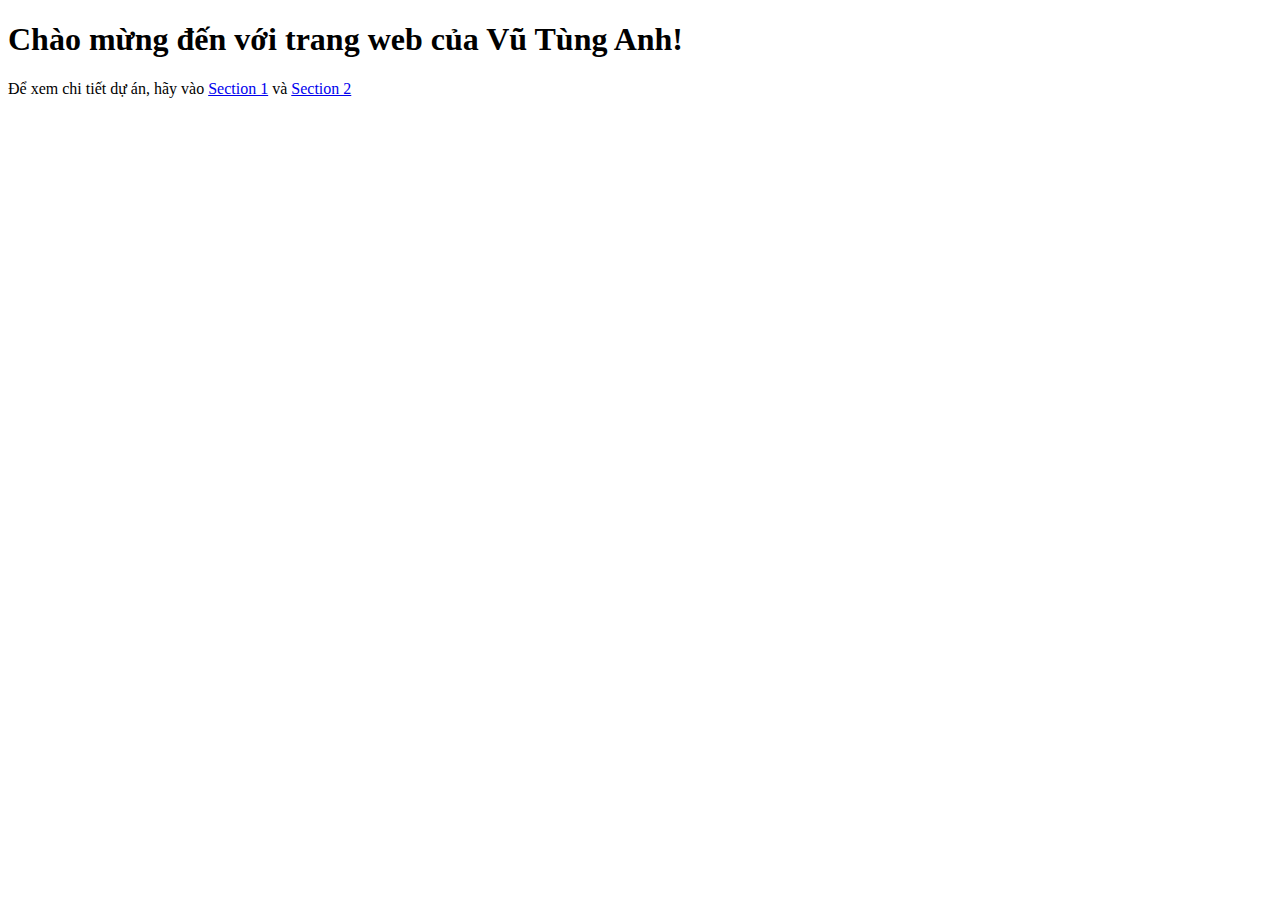
<file: index.html>
<!DOCTYPE html>
<html lang="vi">
<head>
  <meta charset="UTF-8">
  <meta name="viewport" content="width=device-width, initial-scale=1.0">
  <title>Front-End Test</title>
</head>
<body>
    <h1>Chào mừng đến với trang web của Vũ Tùng Anh!</h1>
    <p>Để xem chi tiết dự án, hãy vào <a href="Section1.html">Section 1</a> và <a href="Section2.html">Section 2</a></p>
</body>
</html>
</file>
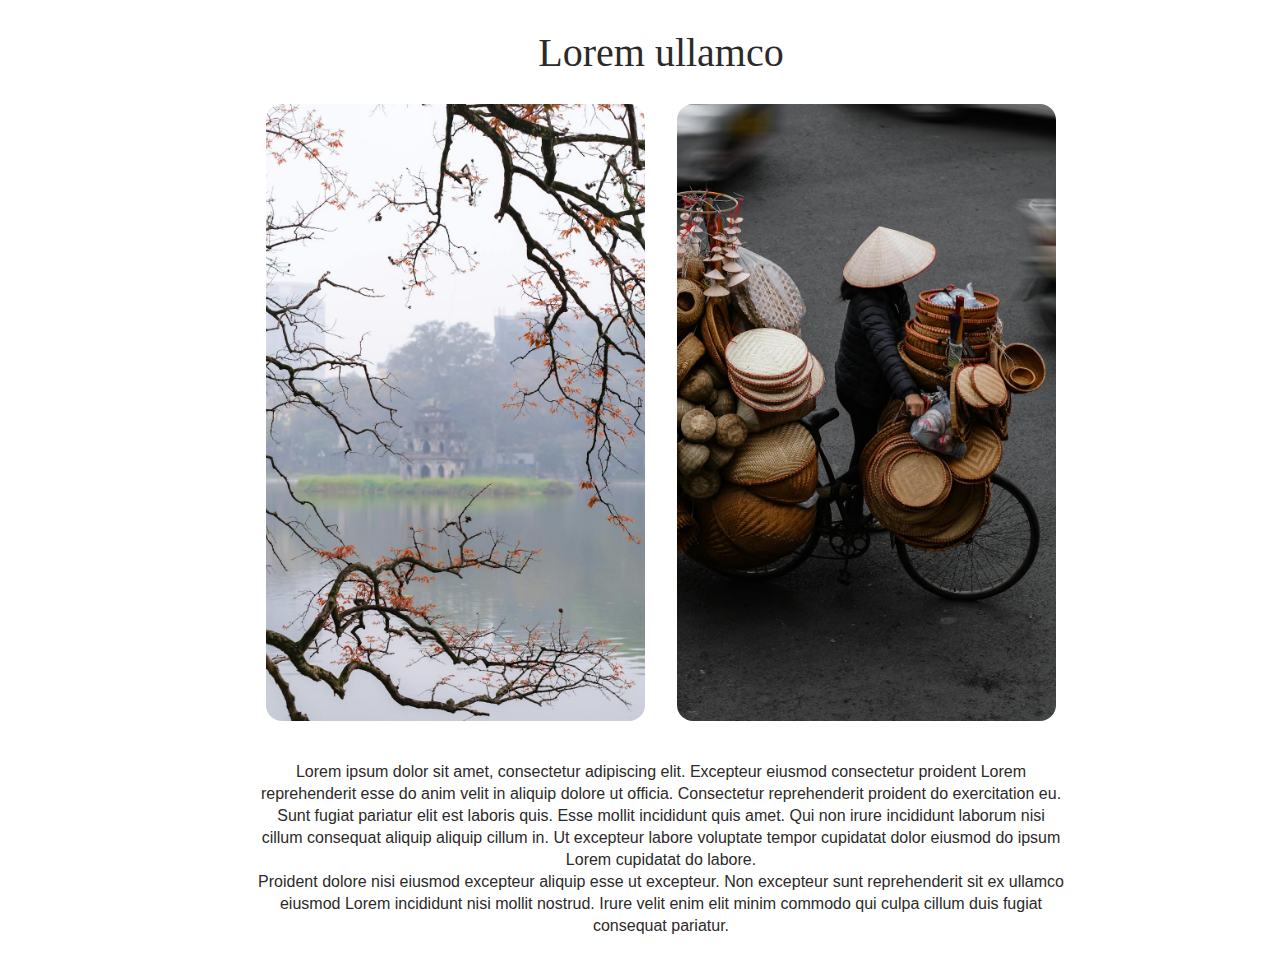
<file: Section1.html>
<!DOCTYPE html>
<html lang="vi">
<head>
  <meta charset="UTF-8">
  <meta name="viewport" content="width=device-width, initial-scale=1.0">
  <title>Front-End Test</title>
  <link rel="stylesheet" href="style.css">
</head>
<body>
    <div class="frame-8290">
        <h1>Lorem ullamco</h1>
        <div class="image-container">
            <img src="1.png" alt="Sample Image 1" class="image-left" />
            <img src="2.png" alt="Sample Image 2" class="image-right" />
          </div>
        <p>Lorem ipsum dolor sit amet, consectetur adipiscing elit. Excepteur eiusmod consectetur proident Lorem reprehenderit esse do anim velit in aliquip dolore ut officia. Consectetur reprehenderit proident do exercitation eu. Sunt fugiat pariatur elit est laboris quis. Esse mollit incididunt quis amet. Qui non irure incididunt laborum nisi cillum consequat aliquip aliquip cillum in. Ut excepteur labore voluptate tempor cupidatat dolor eiusmod do ipsum Lorem cupidatat do labore.
        <br>
            Proident dolore nisi eiusmod excepteur aliquip esse ut excepteur. Non excepteur sunt reprehenderit sit ex ullamco eiusmod Lorem incididunt nisi mollit nostrud. Irure velit enim elit minim commodo qui culpa cillum duis fugiat consequat pariatur.
        </p> 
    </div>
  </body>
</html>
</file>
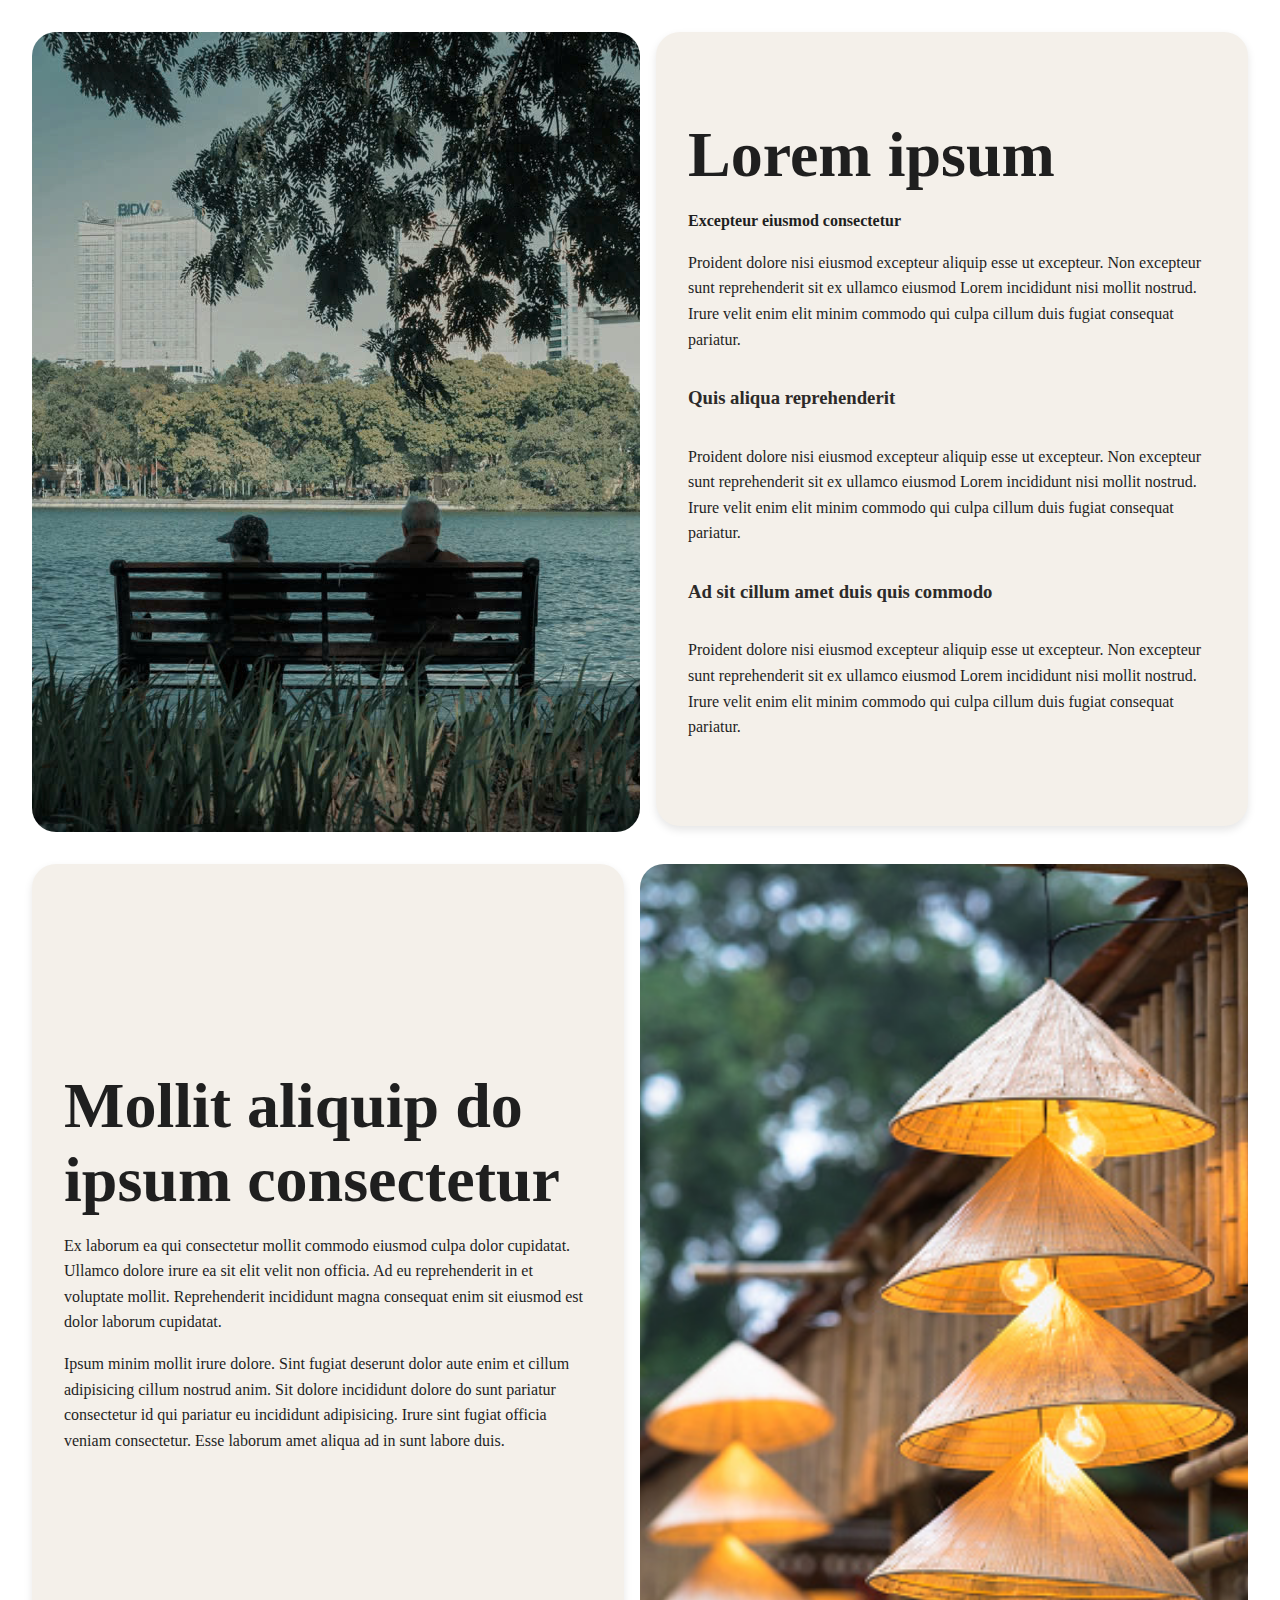
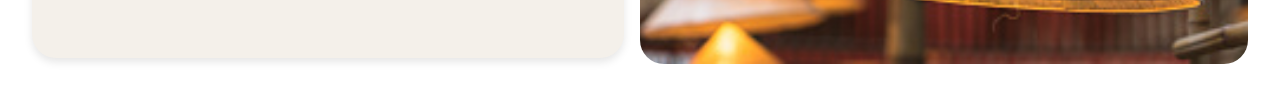
<file: Section2.html>
<!DOCTYPE html>
<html lang="vi">
<head>
  <meta charset="UTF-8">
  <meta name="viewport" content="width=device-width, initial-scale=1.0">
  <title>Front-End Test</title>
  <link rel="stylesheet" href="style2.css">
</head>
<body>
    <div class="frame-60437">
        <div class="row">
          <img src="3.jpg" alt="Hình ảnh bên trái" class="image">
          <div class="text-content">
            <h2>Lorem ipsum</h2>
            <p><strong>Excepteur eiusmod consectetur</strong></p>
            <p>
              Proident dolore nisi eiusmod excepteur aliquip esse ut excepteur. Non
              excepteur sunt reprehenderit sit ex ullamco eiusmod Lorem incididunt nisi
              mollit nostrud. Irure velit enim elit minim commodo qui culpa cillum duis
              fugiat consequat pariatur.
            </p>
            <h3>Quis aliqua reprehenderit</h3>
            <p>
              Proident dolore nisi eiusmod excepteur aliquip esse ut excepteur. Non
              excepteur sunt reprehenderit sit ex ullamco eiusmod Lorem incididunt nisi
              mollit nostrud. Irure velit enim elit minim commodo qui culpa cillum duis
              fugiat consequat pariatur.
            </p>
            <h3>Ad sit cillum amet duis quis commodo</h3>
            <p>
              Proident dolore nisi eiusmod excepteur aliquip esse ut excepteur. Non
              excepteur sunt reprehenderit sit ex ullamco eiusmod Lorem incididunt nisi
              mollit nostrud. Irure velit enim elit minim commodo qui culpa cillum duis
              fugiat consequat pariatur.
            </p>
          </div>
        </div>

        <div class="row">
          <div class="text-content">
            <h2>Mollit aliquip do ipsum consectetur</h2>
            <p>
              Ex laborum ea qui consectetur mollit commodo eiusmod culpa dolor
              cupidatat. Ullamco dolore irure ea sit elit velit non officia. Ad eu
              reprehenderit in et voluptate mollit. Reprehenderit incididunt magna
              consequat enim sit eiusmod est dolor laborum cupidatat.
            </p>
            <p>
              Ipsum minim mollit irure dolore. Sint fugiat deserunt dolor aute enim et
              cillum adipisicing cillum nostrud anim. Sit dolore incididunt dolore do
              sunt pariatur consectetur id qui pariatur eu incididunt adipisicing.
              Irure sint fugiat officia veniam consectetur. Esse laborum amet aliqua ad
              in sunt labore duis.
            </p>
          </div>
          <img src="6.png" alt="Hình ảnh bên phải" class="image">
        </div>
      </div>
      
  </body>
</html>
</file>
<file: style.css>
.frame-8290 {
  display: flex;
  flex-direction: column;
  align-items: center;
  padding: 0px;
  gap: 8px;
  position: absolute;
  left: 20%;
  top: 10px;
  background-color: #ffffff; 
}

.frame-8290 h1 {
  font-family: 'Lora', serif;
  font-style: normal;
  font-weight: 400;
  font-size: 40px;
  line-height: 54px;
  text-align: center;
  color: #2c2a29;
  margin: 16px 0; 
}

.frame-8290 p {
  font-family: 'Lato', sans-serif;
  font-style: normal;
  font-weight: 400;
  font-size: 16px;
  line-height: 22px;
  text-align: center;
  color: #2c2a29;
  width: 810px; 
  margin-top: 16px;
}

.image-container {
  display: flex;
  justify-content: center;
  gap: 32px; 
  margin-bottom: 16px; 
}

.image-container .image-left {
  width: 379px;
  height: 617px;
  object-fit: cover; 
  border-radius: 16px;
  background-color: #d9d9d9; 
}

.image-container .image-right {
  width: 379px;
  height: 617px;
  object-fit: cover; 
  border-radius: 16px;
  background-color: #d9d9d9; 
}
</file>
<file: style2.css>
.frame-60437 {
    display: flex;
    flex-direction: column;
    align-items: center;
    gap: 32px;
    max-width: 1376px;
    margin: 0 auto;
    padding: 24px;
    font-family: 'Lora', serif;
    color: #2c2a29;
  }
  
  .row {
    display: flex;
    justify-content: space-between;
    align-items: stretch; 
    width: 100%;
    max-width: 1376px;
    gap: 16px;
    height: 800px; 
  }

  .image {
    width: 50%;
    height: 100%; 
    border-radius: 24px;
    object-fit: cover;
  }

  .text-content {
    width: 50%;
    height: 730px;
    display: flex;
    flex-direction: column;
    justify-content: center; 
    padding: 32px;
    gap: 16px;
    background-color: #f4f0ea;
    border-radius: 24px;
    box-shadow: 0 4px 8px rgba(0, 0, 0, 0.1);
  }
 
  .text-content h2 {
    font-size: 64px;
    line-height: 74px;
    margin: 0;
    color: #1f1f1f;
  }

  .text-content p {
    font-size: 16px;
    line-height: 1.6;
    margin: 0;
    color: #1f1f1f;
  }
</file>
